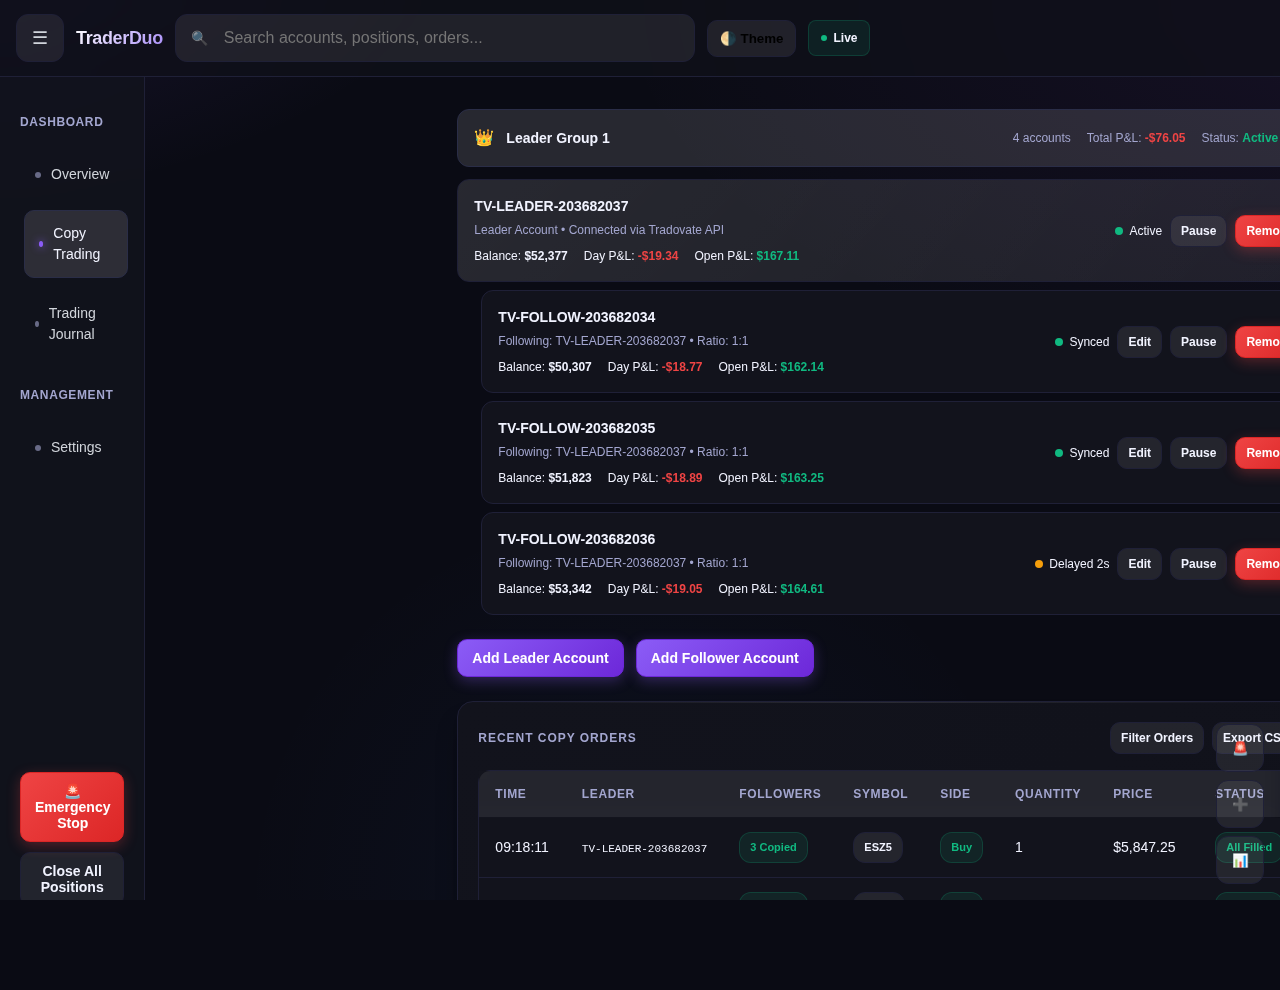
<file: copy.html>
<!DOCTYPE html>
<html lang="en" data-theme="dark">
<head>
  <meta charset="utf-8" />
  <meta name="viewport" content="width=device-width,initial-scale=1,maximum-scale=1,minimum-scale=1,user-scalable=no,viewport-fit=cover" />
  <title>TraderDuo — Copy Trading</title>
  <link rel="stylesheet" href="styles.css" />
  <script defer src="app.js"></script>
</head>
<body>
<input id="nav" hidden type="checkbox">

<div class="top">
  <label class="hamb" for="nav">☰</label>
  <div class="brand">Trader<span style="color:var(--prime)">Duo</span></div>
  <div class="search"><input placeholder="Search accounts, positions, orders..."></div>
  <button id="themeBtn" class="theme-toggle" title="Toggle light/dark">🌗 Theme</button>
  <div class="status-indicator"><span>Live</span></div>
</div>

<div class="overlay"></div>

<div class="layout">
  <aside>
    <div class="nav-section">Dashboard</div>
    <a class="navbtn" href="overview.html"><span>Overview</span></a>
    <a class="navbtn active" href="copy.html"><span>Copy Trading</span></a>
    <a class="navbtn" href="journal.html"><span>Trading Journal</span></a>

    <div class="nav-section">Management</div>
    <a class="navbtn" href="settings.html"><span>Settings</span></a>

    <div style="margin-top:auto;display:grid;gap:10px;">
      <button class="btn danger" id="emergencyStop">🚨 Emergency Stop</button>
      <button class="btn" id="closeAllPositions">Close All Positions</button>
      <button class="btn" id="cancelAllOrders">Cancel All Orders</button>
    </div>
  </aside>

  <main class="main">
    <!-- Copy Trading -->
    <section id="copy" data-page="copy" class="show" style="display:block;visibility:visible;">
      <div class="leader-group" id="leaderGroup1">
        <div class="leader-header" onclick="toggleLeaderGroup('leaderGroup1')">
          <div class="group-icon">👑</div>
          <div class="group-title">Leader Group 1</div>
          <div class="group-stats">
            <span>4 accounts</span>
            <span>Total P&L: <strong style="color:var(--danger);">-$76.05</strong></span>
            <span>Status: <strong style="color:var(--success);">Active</strong></span>
          </div>
          <div class="expand-icon">▼</div>
        </div>

        <div class="follower-list">
          <!-- Leader -->
          <div class="account-card leader">
            <div class="account-header">
              <div class="account-info">
                <div class="account-name">TV-LEADER-203682037</div>
                <div class="account-meta">Leader Account • Connected via Tradovate API</div>
                <div class="account-stats">
                  <span>Balance: <strong>$52,377</strong></span>
                  <span>Day P&L: <strong style="color:var(--danger);">-$19.34</strong></span>
                  <span>Open P&L: <strong style="color:var(--success);">$167.11</strong></span>
                </div>
              </div>
              <div class="account-actions">
                <div class="sync-status"><div class="sync-dot healthy"></div><span>Active</span></div>
                <button class="btn sm" onclick="pauseAccount('TV-LEADER-203682037')">Pause</button>
                <button class="btn sm danger" onclick="removeAccount('TV-LEADER-203682037')">Remove</button>
              </div>
            </div>
          </div>

          <!-- Followers -->
          <div class="account-card follower">
            <div class="account-header">
              <div class="account-info">
                <div class="account-name">TV-FOLLOW-203682034</div>
                <div class="account-meta">Following: TV-LEADER-203682037 • Ratio: 1:1</div>
                <div class="account-stats">
                  <span>Balance: <strong>$50,307</strong></span>
                  <span>Day P&L: <strong style="color:var(--danger);">-$18.77</strong></span>
                  <span>Open P&L: <strong style="color:var(--success);">$162.14</strong></span>
                </div>
              </div>
              <div class="account-actions">
                <div class="sync-status"><div class="sync-dot healthy"></div><span>Synced</span></div>
                <button class="btn sm" onclick="editFollower('TV-FOLLOW-203682034')">Edit</button>
                <button class="btn sm" onclick="pauseAccount('TV-FOLLOW-203682034')">Pause</button>
                <button class="btn sm danger" onclick="removeAccount('TV-FOLLOW-203682034')">Remove</button>
              </div>
            </div>
          </div>

          <div class="account-card follower">
            <div class="account-header">
              <div class="account-info">
                <div class="account-name">TV-FOLLOW-203682035</div>
                <div class="account-meta">Following: TV-LEADER-203682037 • Ratio: 1:1</div>
                <div class="account-stats">
                  <span>Balance: <strong>$51,823</strong></span>
                  <span>Day P&L: <strong style="color:var(--danger);">-$18.89</strong></span>
                  <span>Open P&L: <strong style="color:var(--success);">$163.25</strong></span>
                </div>
              </div>
              <div class="account-actions">
                <div class="sync-status"><div class="sync-dot healthy"></div><span>Synced</span></div>
                <button class="btn sm" onclick="editFollower('TV-FOLLOW-203682035')">Edit</button>
                <button class="btn sm" onclick="pauseAccount('TV-FOLLOW-203682035')">Pause</button>
                <button class="btn sm danger" onclick="removeAccount('TV-FOLLOW-203682035')">Remove</button>
              </div>
            </div>
          </div>

          <div class="account-card follower">
            <div class="account-header">
              <div class="account-info">
                <div class="account-name">TV-FOLLOW-203682036</div>
                <div class="account-meta">Following: TV-LEADER-203682037 • Ratio: 1:1</div>
                <div class="account-stats">
                  <span>Balance: <strong>$53,342</strong></span>
                  <span>Day P&L: <strong style="color:var(--danger);">-$19.05</strong></span>
                  <span>Open P&L: <strong style="color:var(--success);">$164.61</strong></span>
                </div>
              </div>
              <div class="account-actions">
                <div class="sync-status"><div class="sync-dot delayed"></div><span>Delayed 2s</span></div>
                <button class="btn sm" onclick="editFollower('TV-FOLLOW-203682036')">Edit</button>
                <button class="btn sm" onclick="pauseAccount('TV-FOLLOW-203682036')">Pause</button>
                <button class="btn sm danger" onclick="removeAccount('TV-FOLLOW-203682036')">Remove</button>
              </div>
            </div>
          </div>
        </div>
      </div>

      <!-- Add Account Actions -->
      <div style="display:flex;gap:12px;margin-bottom:24px;">
        <button class="btn primary" id="addLeaderBtn">Add Leader Account</button>
        <button class="btn primary" id="addFollowerBtn">Add Follower Account</button>
      </div>

      <!-- Recent Orders -->
      <div class="card">
        <div style="display:flex;align-items:center;justify-content:space-between;margin-bottom:16px;">
          <h3 style="margin:0;">Recent Copy Orders</h3>
          <div style="display:flex;gap:8px;">
            <button class="btn sm">Filter Orders</button>
            <button class="btn sm">Export CSV</button>
          </div>
        </div>
        <div class="table-container">
          <table>
            <thead>
              <tr>
                <th>Time</th><th>Leader</th><th>Followers</th><th>Symbol</th>
                <th>Side</th><th>Quantity</th><th>Price</th><th>Status</th>
              </tr>
            </thead>
            <tbody>
              <tr>
                <td>09:18:11</td>
                <td><code style="font-size:11px;">TV-LEADER-203682037</code></td>
                <td><span class="badge success">3 Copied</span></td>
                <td><span class="badge">ESZ5</span></td>
                <td><span class="badge success">Buy</span></td>
                <td>1</td>
                <td>$5,847.25</td>
                <td><span class="badge success">All Filled</span></td>
              </tr>
              <tr>
                <td>08:45:33</td>
                <td><code style="font-size:11px;">TV-LEADER-203682037</code></td>
                <td><span class="badge success">3 Copied</span></td>
                <td><span class="badge">NQZ5</span></td>
                <td><span class="badge success">Buy</span></td>
                <td>1</td>
                <td>$22,681.50</td>
                <td><span class="badge success">All Filled</span></td>
              </tr>
            </tbody>
          </table>
        </div>
      </div>
    </section>
  </main>
</div>

<!-- Edit Follower Modal -->
<div class="modal-backdrop" id="editFollowerModalBackdrop"></div>
<div class="modal" id="editFollowerModal">
  <div class="modal-card">
    <div class="modal-head">
      <h3 id="editFollowerTitle">Edit Follower Account</h3>
      <button class="btn" onclick="closeModal('#editFollowerModal')">Close</button>
    </div>
    <div class="modal-body">
      <div class="form-group">
        <label class="form-label">Follow Leader</label>
        <select class="form-input" id="editLeaderSelect">
          <option>TV-LEADER-203682037</option>
        </select>
      </div>
      <div class="form-group">
        <label class="form-label">Copy Ratio</label>
        <input class="form-input" id="editCopyRatio" placeholder="1.0">
      </div>
      <div class="form-group">
        <label class="form-label">Status</label>
        <select class="form-input" id="editStatus">
          <option>Active</option>
          <option>Paused</option>
        </select>
      </div>
      <div class="form-group">
        <label class="form-label">Max Position Size</label>
        <input class="form-input" id="editMaxPosition" placeholder="$50,000">
      </div>
      <div class="form-group">
        <label class="form-label">Daily Loss Limit</label>
        <input class="form-input" id="editDailyLimit" placeholder="$500">
      </div>
    </div>
    <div class="modal-footer">
      <button class="btn" onclick="closeModal('#editFollowerModal')">Cancel</button>
      <button class="btn primary" onclick="saveFollowerEdit()">Save Changes</button>
    </div>
  </div>
</div>

<!-- Add Account Modal -->
<div class="modal-backdrop" id="addAccountModalBackdrop"></div>
<div class="modal" id="addAccountModal">
  <div class="modal-card">
    <div class="modal-head">
      <h3 id="addAccountTitle">Add Trading Account</h3>
      <button class="btn" onclick="closeModal('#addAccountModal')">Close</button>
    </div>
    <div class="modal-body">
      <div class="form-group">
        <label class="form-label">Account Type</label>
        <select class="form-input" id="accountType" onchange="toggleAccountFields()">
          <option>Leader Account</option>
          <option>Follower Account</option>
        </select>
      </div>
      <div class="form-group">
        <label class="form-label">Account ID</label>
        <input class="form-input" placeholder="Enter Tradovate Account ID" id="accountId">
      </div>
      <div class="form-group" id="leaderSelectGroup" style="display:none;">
        <label class="form-label">Follow Leader</label>
        <select class="form-input" id="leaderSelect">
          <option>TV-LEADER-203682037</option>
        </select>
      </div>
      <div class="form-group" id="ratioGroup" style="display:none;">
        <label class="form-label">Copy Ratio</label>
        <input class="form-input" placeholder="1.0" id="copyRatio">
      </div>
    </div>
    <div class="modal-footer">
      <button class="btn" onclick="closeModal('#addAccountModal')">Cancel</button>
      <button class="btn primary" onclick="saveAccount()">Add Account</button>
    </div>
  </div>
</div>

<!-- Quick Actions -->
<div class="quick-actions">
  <button class="quick-action" title="Emergency Stop" onclick="emergencyStopAll()">🚨</button>
  <button class="quick-action" title="Add Position" onclick="addPosition()">➕</button>
  <button class="quick-action" title="Export Data" onclick="exportData()">📊</button>
</div>
</body>
</html>
</file>
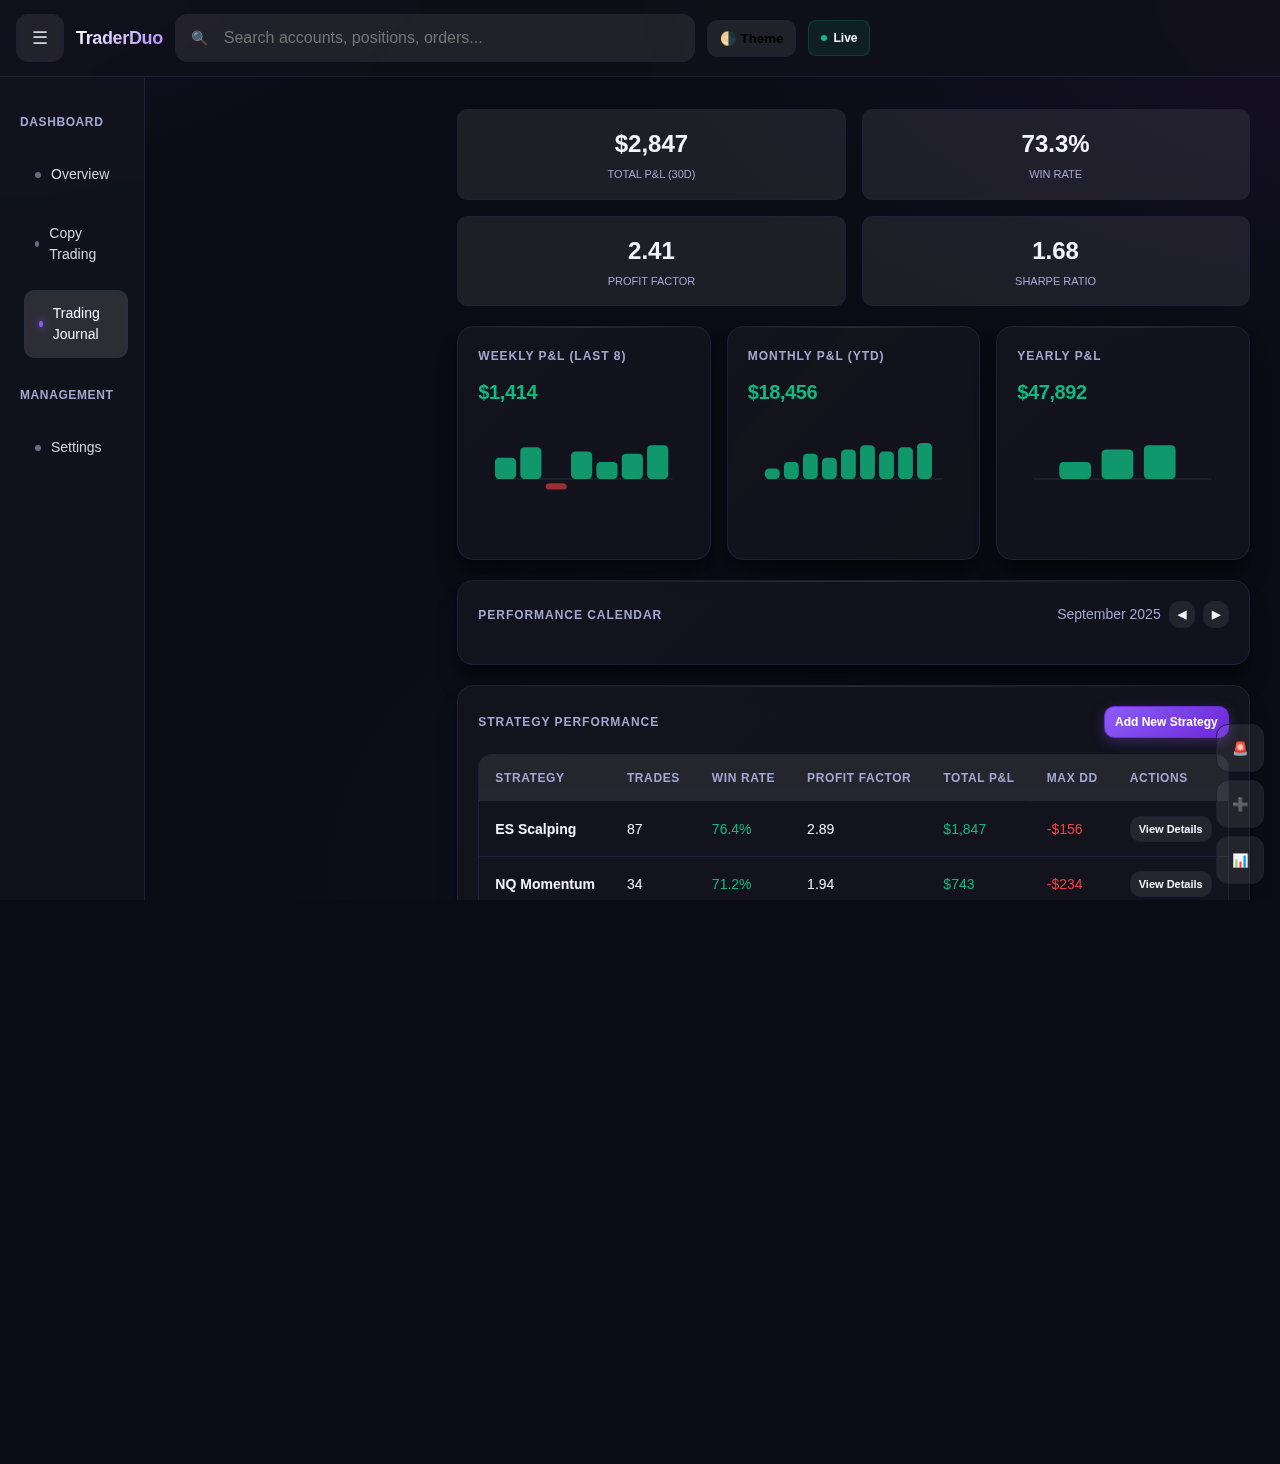
<file: journal.html>
<!DOCTYPE html>
<html lang="en" data-theme="dark">
<head>
  <meta charset="utf-8" />
  <meta name="viewport" content="width=device-width,initial-scale=1,maximum-scale=1,minimum-scale=1,user-scalable=no,viewport-fit=cover" />
  <title>TraderDuo — Trading Journal</title>
  <link rel="stylesheet" href="styles.css" />
  <script defer src="app.js"></script>
</head>
<body>
<input id="nav" hidden type="checkbox">

<div class="top">
  <label class="hamb" for="nav">☰</label>
  <div class="brand">Trader<span style="color:var(--prime)">Duo</span></div>
  <div class="search"><input placeholder="Search accounts, positions, orders..."></div>
  <button id="themeBtn" class="theme-toggle" title="Toggle light/dark">🌗 Theme</button>
  <div class="status-indicator"><span>Live</span></div>
</div>

<div class="overlay"></div>

<div class="layout">
  <aside>
    <div class="nav-section">Dashboard</div>
    <a class="navbtn" href="overview.html"><span>Overview</span></a>
    <a class="navbtn" href="copy.html"><span>Copy Trading</span></a>
    <a class="navbtn active" href="journal.html"><span>Trading Journal</span></a>

    <div class="nav-section">Management</div>
    <a class="navbtn" href="settings.html"><span>Settings</span></a>

    <div style="margin-top:auto;display:grid;gap:10px;">
      <button class="btn danger" id="emergencyStop">🚨 Emergency Stop</button>
      <button class="btn" id="closeAllPositions">Close All Positions</button>
      <button class="btn" id="cancelAllOrders">Cancel All Orders</button>
    </div>
  </aside>

  <main class="main">
    <!-- Trading Journal -->
    <section id="journal" data-page="journal" class="show" style="display:block;visibility:visible;">
      <!-- Performance Overview -->
      <div class="grid g-4" style="margin-bottom:20px;">
        <div class="performance-metric">
          <div class="metric-value positive">$2,847</div>
          <div class="metric-label">Total P&L (30d)</div>
        </div>
        <div class="performance-metric">
          <div class="metric-value">73.3%</div>
          <div class="metric-label">Win Rate</div>
        </div>
        <div class="performance-metric">
          <div class="metric-value">2.41</div>
          <div class="metric-label">Profit Factor</div>
        </div>
        <div class="performance-metric">
          <div class="metric-value">1.68</div>
          <div class="metric-label">Sharpe Ratio</div>
        </div>
      </div>

      <!-- P&L Charts -->
      <div class="grid g-3" style="margin-bottom:20px;">
        <div class="card">
          <h3>Weekly P&L (Last 8)</h3>
          <div id="weeklyPnL" class="kpi" style="font-size:20px;color:var(--success);">$1,414</div>
          <div class="chart-container">
            <svg id="weeklyChart" class="svg" viewBox="0 0 100 40">
              <line x1="8" y1="20" x2="92" y2="20" stroke="rgba(255,255,255,0.1)" stroke-width="0.5"/>
              <rect x="8" y="10" width="10" height="10" rx="2" fill="#10b981" opacity="0.8"/>
              <rect x="20" y="5" width="10" height="15" rx="2" fill="#10b981" opacity="0.8"/>
              <rect x="32" y="22" width="10" height="3" rx="2" fill="#ef4444" opacity="0.6"/>
              <rect x="44" y="7" width="10" height="13" rx="2" fill="#10b981" opacity="0.8"/>
              <rect x="56" y="12" width="10" height="8" rx="2" fill="#10b981" opacity="0.8"/>
              <rect x="68" y="8" width="10" height="12" rx="2" fill="#10b981" opacity="0.8"/>
              <rect x="80" y="4" width="10" height="16" rx="2" fill="#10b981" opacity="0.8"/>
            </svg>
          </div>
        </div>

        <div class="card">
          <h3>Monthly P&L (YTD)</h3>
          <div id="monthlyPnL" class="kpi" style="font-size:20px;color:var(--success);">$18,456</div>
          <div class="chart-container">
            <svg id="monthlyChart" class="svg" viewBox="0 0 100 40">
              <line x1="8" y1="20" x2="92" y2="20" stroke="rgba(255,255,255,0.1)" stroke-width="0.5"/>
              <rect x="8" y="15" width="7" height="5" rx="2" fill="#10b981" opacity="0.8"/>
              <rect x="17" y="12" width="7" height="8" rx="2" fill="#10b981" opacity="0.8"/>
              <rect x="26" y="8" width="7" height="12" rx="2" fill="#10b981" opacity="0.8"/>
              <rect x="35" y="10" width="7" height="10" rx="2" fill="#10b981" opacity="0.8"/>
              <rect x="44" y="6" width="7" height="14" rx="2" fill="#10b981" opacity="0.8"/>
              <rect x="53" y="4" width="7" height="16" rx="2" fill="#10b981" opacity="0.8"/>
              <rect x="62" y="7" width="7" height="13" rx="2" fill="#10b981" opacity="0.8"/>
              <rect x="71" y="5" width="7" height="15" rx="2" fill="#10b981" opacity="0.8"/>
              <rect x="80" y="3" width="7" height="17" rx="2" fill="#10b981" opacity="0.8"/>
            </svg>
          </div>
        </div>

        <div class="card">
          <h3>Yearly P&L</h3>
          <div id="yearlyPnL" class="kpi" style="font-size:20px;color:var(--success);">$47,892</div>
          <div class="chart-container">
            <svg id="yearlyChart" class="svg" viewBox="0 0 100 40">
              <line x1="8" y1="20" x2="92" y2="20" stroke="rgba(255,255,255,0.1)" stroke-width="0.5"/>
              <rect x="20" y="12" width="15" height="8" rx="2" fill="#10b981" opacity="0.8"/>
              <rect x="40" y="6" width="15" height="14" rx="2" fill="#10b981" opacity="0.8"/>
              <rect x="60" y="4" width="15" height="16" rx="2" fill="#10b981" opacity="0.8"/>
            </svg>
          </div>
        </div>
      </div>

      <!-- Performance Calendar -->
      <div class="card" style="margin-bottom:20px;">
        <div style="display:flex;align-items:center;justify-content:space-between;margin-bottom:16px;">
          <h3 style="margin:0;">Performance Calendar</h3>
          <div style="display:flex;gap:8px;align-items:center;">
            <span id="calendarMonth" class="muted">September 2025</span>
            <button class="btn xs" onclick="changeCalendarMonth(-1)">◀</button>
            <button class="btn xs" onclick="changeCalendarMonth(1)">▶</button>
          </div>
        </div>
        <div class="calendar-grid" id="performanceCalendar"></div>
      </div>

      <!-- Strategy Performance -->
      <div class="card" style="margin-bottom:20px;">
        <div style="display:flex;align-items:center;justify-content:space-between;margin-bottom:16px;">
          <h3 style="margin:0;">Strategy Performance</h3>
          <button class="btn sm primary" id="addNewStrategy">Add New Strategy</button>
        </div>
        <div class="table-container">
          <table>
            <thead>
              <tr>
                <th>Strategy</th><th>Trades</th><th>Win Rate</th><th>Profit Factor</th><th>Total P&L</th><th>Max DD</th><th>Actions</th>
              </tr>
            </thead>
            <tbody>
              <tr>
                <td><strong>ES Scalping</strong></td><td>87</td>
                <td><span style="color:var(--success);">76.4%</span></td><td>2.89</td>
                <td><span style="color:var(--success);">$1,847</span></td><td><span style="color:var(--danger);">-$156</span></td>
                <td><button class="btn xs" onclick="viewStrategyDetails('ES Scalping')">View Details</button></td>
              </tr>
              <tr>
                <td><strong>NQ Momentum</strong></td><td>34</td>
                <td><span style="color:var(--success);">71.2%</span></td><td>1.94</td>
                <td><span style="color:var(--success);">$743</span></td><td><span style="color:var(--danger);">-$234</span></td>
                <td><button class="btn xs" onclick="viewStrategyDetails('NQ Momentum')">View Details</button></td>
              </tr>
              <tr>
                <td><strong>Oil Swing</strong></td><td>12</td>
                <td><span style="color:var(--success);">66.7%</span></td><td>1.42</td>
                <td><span style="color:var(--success);">$257</span></td><td><span style="color:var(--danger);">-$89</span></td>
                <td><button class="btn xs" onclick="viewStrategyDetails('Oil Swing')">View Details</button></td>
              </tr>
            </tbody>
          </table>
        </div>
      </div>

      <!-- Trade Journal -->
      <div class="card">
        <div style="display:flex;align-items:center;justify-content:space-between;margin-bottom:16px;">
          <h3 style="margin:0;">Trade Journal</h3>
          <div style="display:flex;gap:8px;">
            <button class="btn sm primary" id="addTradeNote">Add Trade Note</button>
            <button class="btn sm" id="filterTrades">Filter Trades</button>
          </div>
        </div>

        <div id="tradeEntries">
          <div class="trade-entry">
            <div class="trade-header">
              <div style="display:flex;align-items:center;gap:12px;">
                <span class="badge success">ESZ5</span>
                <span style="font-weight:800;">Long +2 @ $5,847.25</span>
                <span class="badge success">+$89.50</span>
              </div>
              <span class="muted" style="font-size:12px;">Today, 9:18 AM</span>
            </div>
            <div class="trade-meta">
              <span>Strategy: ES Scalping</span><span>Duration: 1h 23m</span><span>R/R: 1:2.4</span>
            </div>
            <div style="margin-top:8px;padding:8px;background:var(--glass);border-radius:6px;font-size:13px;">
              <strong>Entry Reason:</strong> Breakout above key resistance at 5,845 with strong volume. RSI oversold bounce setup.
            </div>
          </div>

          <div class="trade-entry">
            <div class="trade-header">
              <div style="display:flex;align-items:center;gap:12px;">
                <span class="badge">NQZ5</span>
                <span style="font-weight:800;">Long +1 @ $22,681.50</span>
                <span class="badge danger">-$45.25</span>
              </div>
              <span class="muted" style="font-size:12px;">Yesterday, 2:15 PM</span>
            </div>
            <div class="trade-meta">
              <span>Strategy: NQ Momentum</span><span>Duration: 45m</span><span>R/R: 1:1.8</span>
            </div>
            <div style="margin-top:8px;padding:8px;background:var(--glass);border-radius:6px;font-size:13px;">
              <strong>Exit Reason:</strong> Stop loss hit. Market showed signs of weakness after initial momentum failed.
            </div>
          </div>
        </div>

        <div style="text-align:center;margin-top:16px;">
          <button class="btn" id="loadMoreTrades">Load More Trades</button>
        </div>
      </div>
    </section>
  </main>
</div>

<!-- Add Trade Note Modal -->
<div class="modal-backdrop" id="addTradeModalBackdrop"></div>
<div class="modal" id="addTradeModal">
  <div class="modal-card">
    <div class="modal-head">
      <h3>Add Trade Note</h3>
      <button class="btn" onclick="closeModal('#addTradeModal')">Close</button>
    </div>
    <div class="modal-body">
      <div class="form-group">
        <label class="form-label">Symbol</label>
        <input class="form-input" id="tradeSymbol" placeholder="ESZ5">
      </div>
      <div class="form-group">
        <label class="form-label">Side & Quantity</label>
        <div style="display:grid;grid-template-columns:1fr 1fr;gap:8px;">
          <select class="form-input" id="tradeSide"><option>Long</option><option>Short</option></select>
          <input class="form-input" id="tradeQty" placeholder="Quantity">
        </div>
      </div>
      <div class="form-group">
        <label class="form-label">Entry Price</label>
        <input class="form-input" id="tradeEntry" placeholder="5847.25">
      </div>
      <div class="form-group">
        <label class="form-label">P&L</label>
        <input class="form-input" id="tradePnL" placeholder="+89.50">
      </div>
      <div class="form-group">
        <label class="form-label">Strategy</label>
        <select class="form-input" id="tradeStrategy">
          <option>ES Scalping</option><option>NQ Momentum</option><option>Oil Swing</option><option>Manual Trade</option>
        </select>
      </div>
      <div class="form-group">
        <label class="form-label">Entry Reason</label>
        <textarea class="form-input" id="tradeReason" style="min-height:80px;" placeholder="Describe your entry reasoning..."></textarea>
      </div>
    </div>
    <div class="modal-footer">
      <button class="btn" onclick="closeModal('#addTradeModal')">Cancel</button>
      <button class="btn primary" onclick="saveTradeNote()">Save Trade Note</button>
    </div>
  </div>
</div>

<!-- Calendar Day Detail Modal -->
<div class="modal-backdrop" id="calendarDayModalBackdrop"></div>
<div class="modal" id="calendarDayModal">
  <div class="modal-card">
    <div class="modal-head">
      <h3 id="calendarDayTitle">September 15, 2025</h3>
      <button class="btn" onclick="closeModal('#calendarDayModal')">Close</button>
    </div>
    <div class="modal-body">
      <div id="calendarDayContent"></div>
    </div>
  </div>
</div>

<!-- Quick Actions -->
<div class="quick-actions">
  <button class="quick-action" title="Emergency Stop" onclick="emergencyStopAll()">🚨</button>
  <button class="quick-action" title="Add Position" onclick="addPosition()">➕</button>
  <button class="quick-action" title="Export Data" onclick="exportData()">📊</button>
</div>
</body>
</html>
</file>
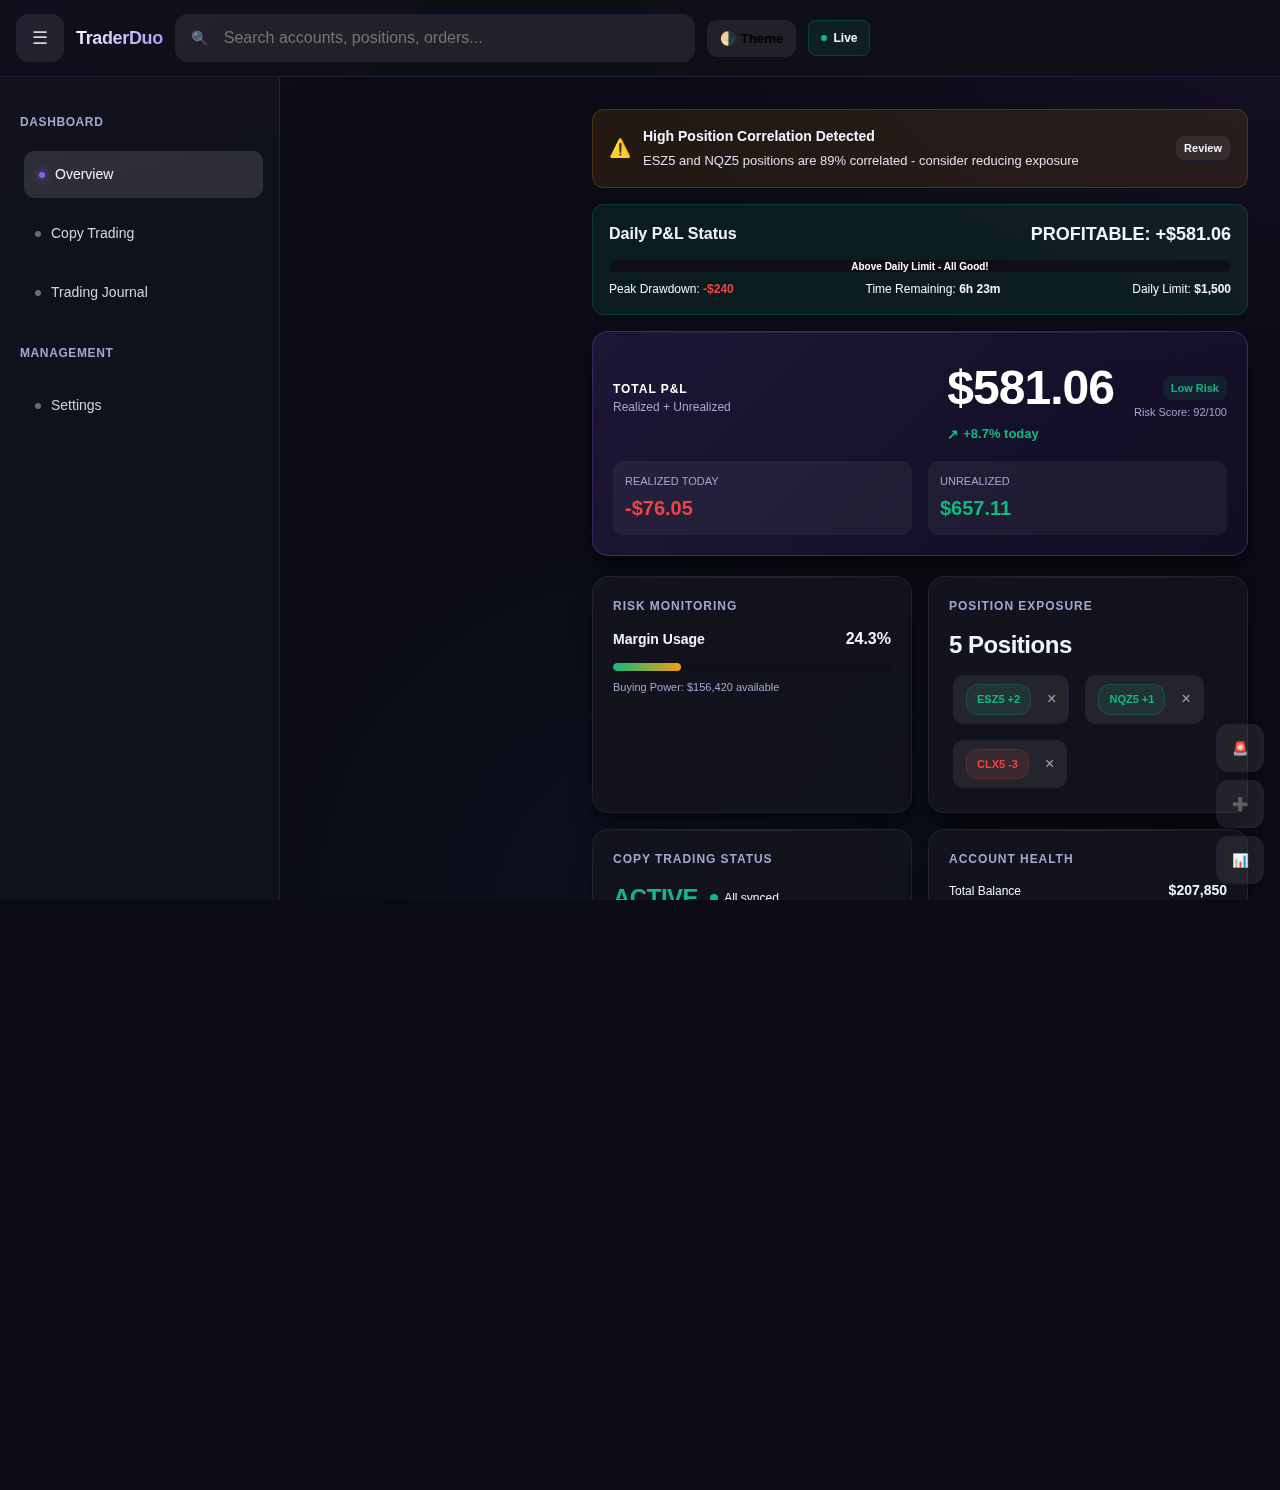
<file: overview.html>
<!DOCTYPE html>
<html lang="en" data-theme="dark">
<head>
  <meta charset="utf-8" />
  <meta name="viewport" content="width=device-width,initial-scale=1,maximum-scale=1,minimum-scale=1,user-scalable=no,viewport-fit=cover" />
  <title>TraderDuo — Overview</title>
  <link rel="stylesheet" href="styles.css" />
  <script defer src="app.js"></script>
</head>
<body>
<input id="nav" hidden type="checkbox">

<div class="top">
  <label class="hamb" for="nav">☰</label>
  <div class="brand">Trader<span style="color:var(--prime)">Duo</span></div>
  <div class="search"><input placeholder="Search accounts, positions, orders..."></div>
  <button id="themeBtn" class="theme-toggle" title="Toggle light/dark">🌗 Theme</button>
  <div class="status-indicator"><span>Live</span></div>
</div>

<div class="overlay"></div>

<div class="layout">
  <aside>
    <div class="nav-section">Dashboard</div>
    <a class="navbtn active" href="overview.html"><span>Overview</span></a>
    <a class="navbtn" href="copy.html"><span>Copy Trading</span></a>
    <a class="navbtn" href="journal.html"><span>Trading Journal</span></a>

    <div class="nav-section">Management</div>
    <a class="navbtn" href="settings.html"><span>Settings</span></a>

    <div style="margin-top: auto; display: grid; gap: 10px;">
      <button class="btn danger" id="emergencyStop">🚨 Emergency Stop</button>
      <button class="btn" id="closeAllPositions">Close All Positions</button>
      <button class="btn" id="cancelAllOrders">Cancel All Orders</button>
    </div>
  </aside>

  <main class="main">
    <!-- Overview -->
    <section id="overview" data-page="overview" class="show" style="display:block;visibility:visible;">
      <!-- Alert Cards -->
      <div id="alertContainer">
        <div class="alert-card warning" id="correlationAlert">
          <div class="alert-icon">⚠️</div>
          <div class="alert-content">
            <div class="alert-title">High Position Correlation Detected</div>
            <div class="alert-message">ESZ5 and NQZ5 positions are 89% correlated - consider reducing exposure</div>
          </div>
          <button class="btn xs" id="reviewCorrelation">Review</button>
        </div>
      </div>

      <!-- Daily Loss Status -->
      <div class="loss-status profitable" id="lossStatus">
        <div class="loss-status-header">
          <div class="loss-status-title">Daily P&L Status</div>
          <div class="loss-status-value positive">PROFITABLE: +$581.06</div>
        </div>
        <div class="loss-progress">
          <div class="loss-progress-bar" style="width:0%;background:linear-gradient(90deg,var(--success),#10b981);"></div>
          <div class="loss-progress-text">Above Daily Limit - All Good!</div>
        </div>
        <div style="display:flex;justify-content:space-between;margin-top:8px;font-size:12px;">
          <span>Peak Drawdown: <strong style="color:var(--danger);">-$240</strong></span>
          <span>Time Remaining: <strong>6h 23m</strong></span>
          <span>Daily Limit: <strong>$1,500</strong></span>
        </div>
      </div>

      <!-- Total P&L -->
      <div class="card total-pnl" style="margin-bottom:20px;">
        <div style="display:flex;align-items:center;justify-content:space-between;">
          <div>
            <h3 style="margin:0;color:white;">Total P&L</h3>
            <div class="muted" style="font-size:12px;">Realized + Unrealized</div>
          </div>
          <div style="display:flex;align-items:center;gap:20px;">
            <div style="text-align:center;">
              <div id="totalPnL" class="kpi large" style="margin:0;color:white;">$581.06</div>
              <div class="kpi-change positive" id="totalChange">+8.7% today</div>
            </div>
            <div style="text-align:right;">
              <div class="risk-indicator low">Low Risk</div>
              <div class="muted" style="font-size:11px;margin-top:4px;">Risk Score: <span id="riskScore">92/100</span></div>
            </div>
          </div>
        </div>
        <div style="margin-top:16px;display:flex;gap:16px;">
          <div style="flex:1;padding:12px;background:rgba(255,255,255,0.05);border-radius:10px;">
            <div style="font-size:11px;color:var(--muted);margin-bottom:4px;">REALIZED TODAY</div>
            <div style="font-size:20px;font-weight:800;color:var(--danger);">-$76.05</div>
          </div>
          <div style="flex:1;padding:12px;background:rgba(255,255,255,0.05);border-radius:10px;">
            <div style="font-size:11px;color:var(--muted);margin-bottom:4px;">UNREALIZED</div>
            <div style="font-size:20px;font-weight:800;color:var(--success);">$657.11</div>
          </div>
        </div>
      </div>

      <!-- Key Metrics Grid -->
      <div class="grid g-4">
        <div class="card">
          <h3>Risk Monitoring</h3>
          <div style="display:flex;align-items:center;justify-content:space-between;margin-bottom:12px;">
            <span style="font-size:14px;font-weight:600;">Margin Usage</span>
            <span style="font-size:16px;font-weight:800;">24.3%</span>
          </div>
          <div style="height:8px;background:var(--bg-secondary);border-radius:4px;overflow:hidden;">
            <div style="width:24.3%;height:100%;background:linear-gradient(90deg,var(--success),var(--warning));border-radius:4px;"></div>
          </div>
          <div class="muted" style="font-size:11px;margin-top:8px;">Buying Power: $156,420 available</div>
        </div>

        <div class="card">
          <h3>Position Exposure</h3>
          <div id="kpiExposure" class="kpi" style="font-size:24px;">5 Positions</div>
          <div style="display:flex;gap:8px;margin-top:8px;flex-wrap:wrap;">
            <div class="position-chip" data-symbol="ESZ5" data-qty="2" data-notional="142000">
              <span class="badge success">ESZ5 +2</span>
              <span class="position-close">×</span>
              <div class="position-tooltip">$142k notional (52% of portfolio)</div>
            </div>
            <div class="position-chip" data-symbol="NQZ5" data-qty="1" data-notional="98500">
              <span class="badge success">NQZ5 +1</span>
              <span class="position-close">×</span>
              <div class="position-tooltip">$98.5k notional (36% of portfolio)</div>
            </div>
            <div class="position-chip" data-symbol="CLX5" data-qty="-3" data-notional="32700">
              <span class="badge danger">CLX5 -3</span>
              <span class="position-close">×</span>
              <div class="position-tooltip">$32.7k notional (12% of portfolio)</div>
            </div>
          </div>
        </div>

        <div class="card">
          <h3>Copy Trading Status</h3>
          <div style="display:flex;align-items:center;gap:12px;margin-bottom:12px;">
            <div id="kpiCopy" class="kpi" style="font-size:24px;color:var(--success);margin:0;">ACTIVE</div>
            <div class="sync-status">
              <div class="sync-dot healthy"></div>
              <span>All synced</span>
            </div>
          </div>
          <div style="display:flex;justify-content:space-between;font-size:12px;">
            <span class="muted">Leaders: <strong>1</strong></span>
            <span class="muted">Followers: <strong>3</strong></span>
            <span class="muted">Latency: <strong>18ms</strong></span>
          </div>
        </div>

        <div class="card">
          <h3>Account Health</h3>
          <div style="display:grid;gap:8px;">
            <div style="display:flex;justify-content:space-between;align-items:center;">
              <span style="font-size:12px;">Total Balance</span>
              <span style="font-weight:800;">$207,850</span>
            </div>
            <div style="display:flex;justify-content:space-between;align-items:center;">
              <span style="font-size:12px;">Open P&L</span>
              <span style="font-weight:800;color:var(--success);">+$657.11</span>
            </div>
            <div style="display:flex;justify-content:space-between;align-items:center;">
              <span style="font-size:12px;">Day P&L</span>
              <span style="font-weight:800;color:var(--danger);">-$76.05</span>
            </div>
          </div>
        </div>
      </div>

      <!-- Action Controls -->
      <div class="grid g-1-2" style="margin-top:20px;">
        <div class="card">
          <h3>Risk Management Controls</h3>
          <div class="grid g-3" style="margin-top:8px;">
            <div class="form-group">
              <label class="form-label">Daily Max Loss</label>
              <input id="rcLoss" class="form-input" value="$1,500">
            </div>
            <div class="form-group">
              <label class="form-label">Max Daily Trades</label>
              <input id="rcTrades" class="form-input" value="40">
            </div>
            <div class="form-group">
              <label class="form-label">Position Limit</label>
              <input id="rcPos" class="form-input" value="12">
            </div>
          </div>
          <div style="margin-top:16px;display:flex;gap:12px;">
            <button id="saveRiskSettings" class="btn primary">Save Settings</button>
            <button id="resetRiskSettings" class="btn">Reset</button>
          </div>
        </div>

        <div class="card">
          <h3>Quick Actions</h3>
          <div style="display:grid;gap:12px;margin-top:8px;">
            <div style="display:grid;gap:8px;">
              <div style="font-size:12px;font-weight:600;color:var(--muted);">EMERGENCY CONTROLS</div>
              <button id="emergencyStopAll" class="btn danger">🚨 Emergency Stop All</button>
              <button id="closeAllPos" class="btn danger">Close All Positions</button>
            </div>
            <div style="display:grid;gap:8px;">
              <div style="font-size:12px;font-weight:600;color:var(--muted);">COPY TRADING</div>
              <button id="pauseCopyTrading" class="btn">Pause Copy Trading</button>
              <button id="syncHealthCheck" class="btn info">Run Sync Health Check</button>
            </div>
            <div style="display:grid;gap:8px;">
              <div style="font-size:12px;font-weight:600;color:var(--muted);">MANAGEMENT</div>
              <button id="addFollower" class="btn primary">Add New Follower</button>
              <button id="exportDailyReport" class="btn">Export Daily Report</button>
            </div>
          </div>
        </div>
      </div>
    </section>
  </main>
</div>

<!-- Correlation Review Modal -->
<div class="modal-backdrop" id="correlationModalBackdrop"></div>
<div class="modal" id="correlationModal">
  <div class="modal-card">
    <div class="modal-head">
      <h3>Position Correlation Analysis</h3>
      <button class="btn" onclick="closeModal('#correlationModal')">Close</button>
    </div>
    <div class="modal-body">
      <div>
        <h4>Pairwise Correlations (Last 24hr)</h4>
        <div class="correlation-item">
          <div>
            <div style="font-weight:600;">ESZ5 ↔ NQZ5</div>
            <div style="font-size:12px;color:var(--muted);">High correlation detected</div>
          </div>
          <div class="correlation-value high">89%</div>
        </div>
        <div class="correlation-item">
          <div>
            <div style="font-weight:600;">ESZ5 ↔ CLX5</div>
            <div style="font-size:12px;color:var(--muted);">Low correlation</div>
          </div>
          <div class="correlation-value low">-12%</div>
        </div>
      </div>
      <div>
        <h4>Portfolio Risk Metrics</h4>
        <div style="display:grid;gap:8px;padding:12px;background:var(--glass);border-radius:8px;">
          <div style="display:flex;justify-content:space-between;">
            <span>Position Concentration</span>
            <strong>73%</strong>
          </div>
          <div style="display:flex;justify-content:space-between;">
            <span>Correlation-Adjusted Exposure</span>
            <strong>$198k</strong>
          </div>
        </div>
      </div>
    </div>
    <div class="modal-footer">
      <button class="btn" onclick="reducePosition('ESZ5')">Reduce ESZ5 by 1</button>
      <button class="btn danger" onclick="closePosition('NQZ5')">Close NQZ5</button>
      <button class="btn info">Set Correlation Limit</button>
    </div>
  </div>
</div>

<!-- Quick Actions -->
<div class="quick-actions">
  <button class="quick-action" title="Emergency Stop" onclick="emergencyStopAll()">🚨</button>
  <button class="quick-action" title="Add Position" onclick="addPosition()">➕</button>
  <button class="quick-action" title="Export Data" onclick="exportData()">📊</button>
</div>
</body>
</html>
</file>
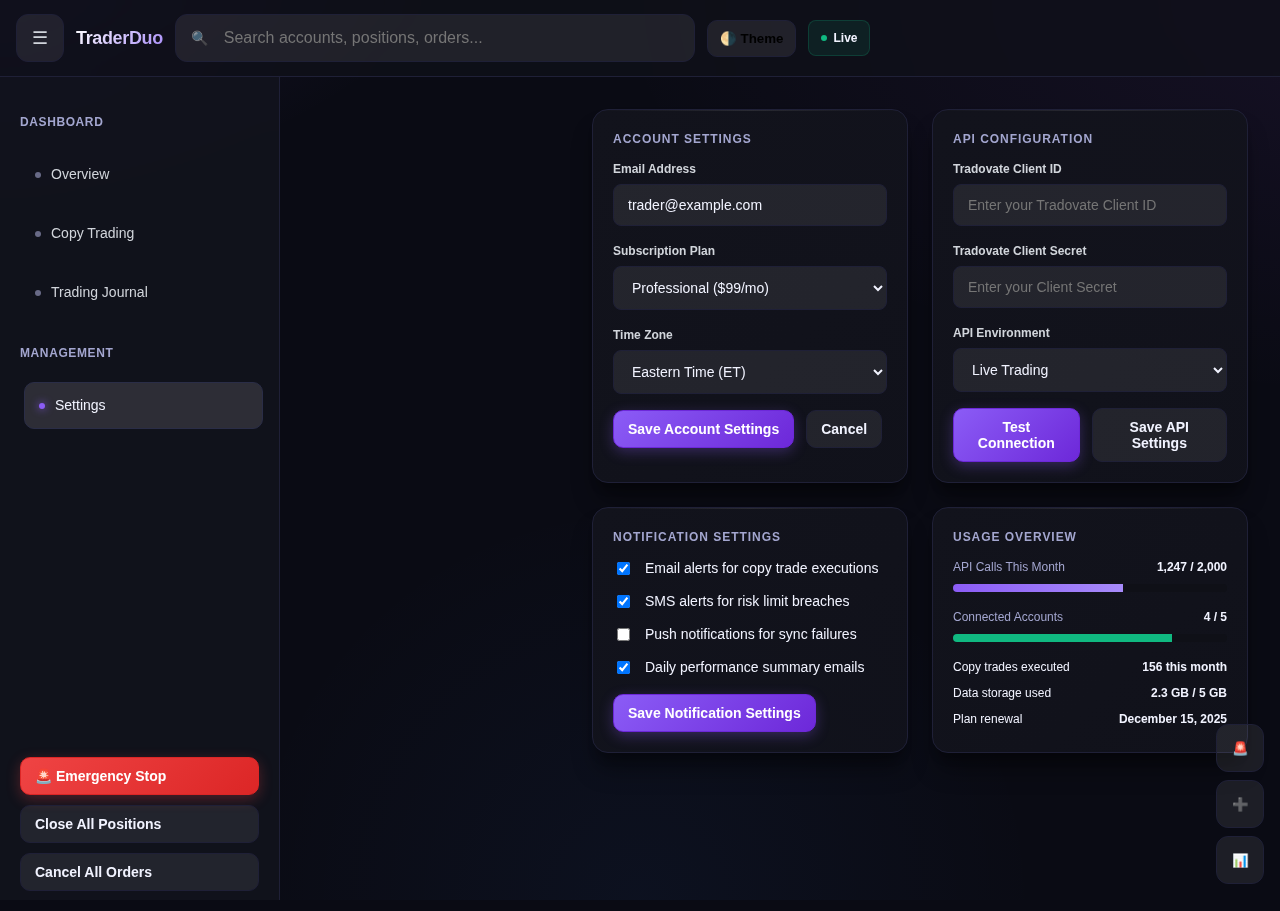
<file: settings.html>
<!DOCTYPE html>
<html lang="en" data-theme="dark">
<head>
  <meta charset="utf-8" />
  <meta name="viewport" content="width=device-width,initial-scale=1,maximum-scale=1,minimum-scale=1,user-scalable=no,viewport-fit=cover" />
  <title>TraderDuo — Settings</title>
  <link rel="stylesheet" href="styles.css" />
  <script defer src="app.js"></script>
</head>
<body>
<input id="nav" hidden type="checkbox">

<div class="top">
  <label class="hamb" for="nav">☰</label>
  <div class="brand">Trader<span style="color:var(--prime)">Duo</span></div>
  <div class="search"><input placeholder="Search accounts, positions, orders..."></div>
  <button id="themeBtn" class="theme-toggle" title="Toggle light/dark">🌗 Theme</button>
  <div class="status-indicator"><span>Live</span></div>
</div>

<div class="overlay"></div>

<div class="layout">
  <aside>
    <div class="nav-section">Dashboard</div>
    <a class="navbtn" href="overview.html"><span>Overview</span></a>
    <a class="navbtn" href="copy.html"><span>Copy Trading</span></a>
    <a class="navbtn" href="journal.html"><span>Trading Journal</span></a>

    <div class="nav-section">Management</div>
    <a class="navbtn active" href="settings.html"><span>Settings</span></a>

    <div style="margin-top:auto;display:grid;gap:10px;">
      <button class="btn danger" id="emergencyStop">🚨 Emergency Stop</button>
      <button class="btn" id="closeAllPositions">Close All Positions</button>
      <button class="btn" id="cancelAllOrders">Cancel All Orders</button>
    </div>
  </aside>

  <main class="main">
    <!-- Settings -->
    <section id="settings" data-page="settings" class="show" style="display:block;visibility:visible;">
      <div class="grid g-2" style="gap:24px;">
        <!-- Account Settings -->
        <div class="card">
          <h3>Account Settings</h3>
          <div class="form-group">
            <label class="form-label">Email Address</label>
            <input class="form-input" value="trader@example.com" type="email">
          </div>
          <div class="form-group">
            <label class="form-label">Subscription Plan</label>
            <select class="form-input">
              <option>Professional ($99/mo)</option>
              <option>Starter ($29/mo)</option>
              <option>Enterprise ($199/mo)</option>
            </select>
          </div>
          <div class="form-group">
            <label class="form-label">Time Zone</label>
            <select class="form-input">
              <option>Eastern Time (ET)</option>
              <option>Central Time (CT)</option>
              <option>Mountain Time (MT)</option>
              <option>Pacific Time (PT)</option>
            </select>
          </div>
          <div style="display:flex;gap:12px;margin-top:16px;">
            <button class="btn primary">Save Account Settings</button>
            <button class="btn">Cancel</button>
          </div>
        </div>

        <!-- API Configuration -->
        <div class="card">
          <h3>API Configuration</h3>
          <div class="form-group">
            <label class="form-label">Tradovate Client ID</label>
            <input class="form-input" placeholder="Enter your Tradovate Client ID">
          </div>
          <div class="form-group">
            <label class="form-label">Tradovate Client Secret</label>
            <input class="form-input" placeholder="Enter your Client Secret" type="password">
          </div>
          <div class="form-group">
            <label class="form-label">API Environment</label>
            <select class="form-input">
              <option>Live Trading</option>
              <option>Demo/Paper Trading</option>
            </select>
          </div>
          <div style="display:flex;gap:12px;margin-top:16px;">
            <button class="btn primary">Test Connection</button>
            <button class="btn">Save API Settings</button>
          </div>
        </div>

        <!-- Notification Settings -->
        <div class="card">
          <h3>Notification Settings</h3>
          <div style="display:grid;gap:12px;">
            <label style="display:flex;align-items:center;gap:12px;cursor:pointer;">
              <input type="checkbox" checked>
              <span>Email alerts for copy trade executions</span>
            </label>
            <label style="display:flex;align-items:center;gap:12px;cursor:pointer;">
              <input type="checkbox" checked>
              <span>SMS alerts for risk limit breaches</span>
            </label>
            <label style="display:flex;align-items:center;gap:12px;cursor:pointer;">
              <input type="checkbox">
              <span>Push notifications for sync failures</span>
            </label>
            <label style="display:flex;align-items:center;gap:12px;cursor:pointer;">
              <input type="checkbox" checked>
              <span>Daily performance summary emails</span>
            </label>
          </div>
          <div style="margin-top:16px;">
            <button class="btn primary">Save Notification Settings</button>
          </div>
        </div>

        <!-- Usage Overview -->
        <div class="card">
          <h3>Usage Overview</h3>
          <div style="margin-bottom:16px;">
            <div style="display:flex;justify-content:space-between;margin-bottom:8px;">
              <span style="font-size:12px;color:var(--muted);">API Calls This Month</span>
              <span style="font-size:12px;font-weight:600;">1,247 / 2,000</span>
            </div>
            <div style="height:8px;background:var(--bg-secondary);border-radius:4px;overflow:hidden;">
              <div style="width:62%;height:100%;background:linear-gradient(90deg,var(--prime),var(--prime-light));"></div>
            </div>
          </div>

          <div style="margin-bottom:16px;">
            <div style="display:flex;justify-content:space-between;margin-bottom:8px;">
              <span style="font-size:12px;color:var(--muted);">Connected Accounts</span>
              <span style="font-size:12px;font-weight:600;">4 / 5</span>
            </div>
            <div style="height:8px;background:var(--bg-secondary);border-radius:4px;overflow:hidden;">
              <div style="width:80%;height:100%;background:linear-gradient(90deg,var(--success),#10b981);"></div>
            </div>
          </div>

          <div style="display:grid;gap:8px;font-size:12px;">
            <div style="display:flex;justify-content:space-between;">
              <span>Copy trades executed</span><strong>156 this month</strong>
            </div>
            <div style="display:flex;justify-content:space-between;">
              <span>Data storage used</span><strong>2.3 GB / 5 GB</strong>
            </div>
            <div style="display:flex;justify-content:space-between;">
              <span>Plan renewal</span><strong>December 15, 2025</strong>
            </div>
          </div>
        </div>
      </div>
    </section>
  </main>
</div>

<!-- Quick Actions -->
<div class="quick-actions">
  <button class="quick-action" title="Emergency Stop" onclick="emergencyStopAll()">🚨</button>
  <button class="quick-action" title="Add Position" onclick="addPosition()">➕</button>
  <button class="quick-action" title="Export Data" onclick="exportData()">📊</button>
</div>
</body>
</html>
</file>
<file: styles.css>
:root{
  /* Dark theme (default) */
  --bg: #0a0b14;
  --bg-secondary: #0f1017;
  --panel: #12131c;
  --panel-hover: #161823;
  --muted: #a3a6cf;
  --stroke: #1f2037;
  --stroke-light: #2a2d47;
  --prime: #8b5cf6;
  --prime-light: #a78bfa;
  --prime-dark: #6d28d9;
  --ink: #f1f3ff;
  --ink-secondary: #d1d5db;
  --glass: rgba(255,255,255,.08);
  --glass-strong: rgba(255,255,255,.12);
  --success: #10b981;
  --success-bg: rgba(16, 185, 129, 0.1);
  --danger: #ef4444;
  --danger-bg: rgba(239, 68, 68, 0.1);
  --warning: #f59e0b;
  --warning-bg: rgba(245, 158, 11, 0.1);
  --info: #3b82f6;
  --info-bg: rgba(59, 130, 246, 0.1);
  --shadow: 0 20px 25px -5px rgba(0, 0, 0, 0.4), 0 10px 10px -5px rgba(0, 0, 0, 0.2);
  --shadow-lg: 0 25px 50px -12px rgba(0, 0, 0, 0.6);
}
/* Light theme */
:root[data-theme="light"]{
  --bg:#ffffff;
  --bg-secondary:#f6f7fb;
  --panel:#ffffff;
  --panel-hover:#f5f5ff;
  --muted:#6b7280;
  --stroke:#e5e7eb;
  --stroke-light:#d1d5db;
  --prime:#8b5cf6;
  --prime-light:#7c3aed;
  --prime-dark:#6d28d9;
  --ink:#0b0f1a;
  --ink-secondary:#374151;
  --glass: rgba(0,0,0,.04);
  --glass-strong: rgba(0,0,0,.06);
  --success:#059669;
  --success-bg: rgba(5,150,105,.12);
  --danger:#dc2626;
  --danger-bg: rgba(220,38,38,.12);
  --warning:#d97706;
  --warning-bg: rgba(217,119,6,.12);
  --info:#2563eb;
  --info-bg: rgba(37,99,235,.12);
}
*,
*::before,
*::after { box-sizing: border-box; }
html { color-scheme: dark light; -webkit-font-smoothing: antialiased; -moz-osx-font-smoothing: grayscale; }
html, body { height: 100%; max-width: 100%; overflow-x: hidden; }
body {
  margin: 0;
  font: 14px/1.5 'Inter', -apple-system, BlinkMacSystemFont, 'Segoe UI', Roboto, sans-serif;
  color: var(--ink);
  background:
    radial-gradient(600px 300px at -10% -10%, rgba(139,92,246,.15), transparent),
    radial-gradient(800px 400px at 110% 0, rgba(168,85,247,.08), transparent),
    radial-gradient(400px 400px at 50% 100%, rgba(59,130,246,.05), transparent),
    var(--bg);
  min-height: 100dvh;
}
.layout, .top, .main, aside, .grid, .table-container, svg, canvas { max-width: 100%; }

/* Header */
.top {
  position: sticky; top: 0; z-index: 100;
  display: flex; align-items: center; gap: 12px;
  padding: 14px 16px;
  background: rgba(15, 16, 23, 0.8);
  border-bottom: 1px solid var(--stroke);
  backdrop-filter: blur(20px) saturate(180%);
  -webkit-backdrop-filter: blur(20px) saturate(180%);
  transition: all 0.3s ease;
}
:root[data-theme="light"] .top{ background: rgba(255,255,255,.8); }
.brand {
  font-weight: 900; font-size: 18px; letter-spacing: -0.02em;
  background: linear-gradient(135deg, #fff 0%, var(--prime-light) 100%);
  -webkit-background-clip: text; background-clip: text; -webkit-text-fill-color: transparent;
}
.hamb {
  display: inline-flex; align-items: center; justify-content: center;
  width: 48px; height: 48px; border: 1px solid var(--stroke);
  border-radius: 12px; background: var(--glass);
  color: var(--ink-secondary); cursor: pointer; transition: all 0.2s ease;
  font-size: 18px; touch-action: manipulation; -webkit-tap-highlight-color: transparent;
}
.hamb:hover, .hamb:active {
  background: var(--glass-strong); border-color: var(--stroke-light); transform: translateY(-1px);
}
.search { flex: 1; max-width: 520px; position: relative; }
.search input {
  width: 100%; padding: 14px 16px 14px 48px; border-radius: 12px;
  border: 1px solid var(--stroke); background: var(--glass);
  color: var(--ink); font-size: 16px; transition: all 0.2s ease; min-height: 48px;
}
.search::before {
  content: '🔍'; position: absolute; left: 16px; top: 50%; transform: translateY(-50%);
  opacity: 0.6; pointer-events: none;
}
.status-indicator {
  display: flex; align-items: center; gap: 6px; padding: 8px 12px;
  border-radius: 8px; background: var(--success-bg);
  border: 1px solid rgba(16, 185, 129, 0.2); font-size: 12px; font-weight: 600;
}
.status-indicator::before {
  content: ''; width: 6px; height: 6px; border-radius: 50%; background: var(--success);
  animation: pulse 2s infinite;
}
@keyframes pulse { 0%,100%{opacity:1} 50%{opacity:.5} }

/* Theme toggle */
.theme-toggle{ border:1px solid var(--stroke); background:var(--glass); border-radius:10px; padding:10px 12px; font-weight:700; cursor:pointer; }

/* Layout */
.layout { display: flex; min-height: calc(100dvh - 66px); }
aside {
  position: fixed; inset: 70px auto 0 0; width: 280px; transform: translateX(-100%);
  background: rgba(18, 19, 28, 0.9); border-right: 1px solid var(--stroke);
  backdrop-filter: blur(20px) saturate(180%); transition: transform .3s cubic-bezier(.4,0,.2,1);
  z-index: 50; padding: 20px; display: flex; flex-direction: column; gap: 12px;
}
:root[data-theme="light"] aside{ background: rgba(255,255,255,.9); }
#nav:checked ~ .layout aside { transform: translateX(0); }
.overlay { position: fixed; inset: 0; background: rgba(0,0,0,.6); display: none; z-index: 40; backdrop-filter: blur(4px); -webkit-backdrop-filter: blur(4px); }
#nav:checked ~ .overlay { display: block; }
.nav-section {
  font-weight: 700; font-size: 12px; text-transform: uppercase; letter-spacing: 0.05em;
  color: var(--muted); margin-bottom: 8px; margin-top: 16px;
}
.navbtn {
  padding: 12px 14px; border-radius: 10px; color: var(--ink-secondary); text-decoration: none;
  border: 1px solid transparent; display: flex; align-items: center; gap: 10px;
  font-weight: 500; transition: all 0.2s ease; position: relative;
}
.navbtn::before { content: ''; width: 6px; height: 6px; border-radius: 50%; background: var(--muted); opacity: .6; transition: all .2s ease; }
.navbtn.active, .navbtn:hover { background: var(--glass-strong); border-color: var(--stroke-light); color: var(--ink); transform: translateX(4px); }
.navbtn.active::before { background: var(--prime); opacity: 1; box-shadow: 0 0 8px var(--prime); }
.main { flex: 1; padding: 24px; transition: margin-left .3s ease; min-height: 100%; }
@media(min-width: 1024px) { 
  aside { position: sticky; top: 70px; transform: none; } 
  .main { margin-left: 280px; padding: 32px; } 
  .overlay { display: none !important; }
}

/* Cards */
.card {
  background: linear-gradient(135deg, var(--panel) 0%, rgba(18, 19, 28, 0.8) 100%);
  border: 1px solid var(--stroke); border-radius: 16px; padding: 20px;
  box-shadow: var(--shadow); transition: all .3s ease; position: relative; overflow: hidden;
}
:root[data-theme="light"] .card{ background: var(--panel); }
.card::before { content: ''; position: absolute; top: 0; left: 0; right: 0; height: 1px; background: linear-gradient(90deg, transparent, rgba(255,255,255,0.1), transparent); }
.card:hover { transform: translateY(-2px); box-shadow: var(--shadow-lg); border-color: var(--stroke-light); }
.card.primary { background: linear-gradient(135deg, rgba(139,92,246,.1) 0%, rgba(109,40,217,.05) 100%); border-color: rgba(139,92,246,.2); }
.card.total-pnl { background: linear-gradient(135deg, rgba(139,92,246,.15) 0%, rgba(109,40,217,.08) 100%); border-color: rgba(139,92,246,.3); }
.card.danger-alert { background: linear-gradient(135deg, rgba(239,68,68,.1) 0%, rgba(220,38,38,.05) 100%); border-color: rgba(239,68,68,.2); }
.card.warning-alert { background: linear-gradient(135deg, rgba(245,158,11,.1) 0%, rgba(217,119,6,.05) 100%); border-color: rgba(245,158,11,.2); }
.card h3 { margin: 0 0 12px; font-size: 12px; color: var(--muted); letter-spacing: .08em; text-transform: uppercase; font-weight: 600; }

/* KPIs */
.kpi { font-size: 32px; font-weight: 900; letter-spacing: -0.02em; margin-bottom: 8px; color: var(--ink); transition: all .3s ease; }
.kpi.large { font-size: 48px; }
.kpi.positive { color: var(--success); }
.kpi.negative { color: var(--danger); }
.kpi-change { display:flex; align-items:center; gap:4px; font-size:13px; font-weight:600; }
.kpi-change.positive { color: var(--success); }
.kpi-change.negative { color: var(--danger); }
.kpi-change::before { content: '↗'; font-size: 14px; }
.kpi-change.negative::before { content: '↘'; }

/* Grid */
.grid { display: grid; gap: 16px; }
.g-4 { grid-template-columns: repeat(4, minmax(0, 1fr)); }
.g-3 { grid-template-columns: repeat(3, minmax(0, 1fr)); }
.g-2 { grid-template-columns: repeat(2, minmax(0, 1fr)); }
.g-1-2 { grid-template-columns: 2fr 1fr; }
@media(max-width: 1280px) { .g-4 { grid-template-columns: repeat(2, minmax(0, 1fr)); } }
@media(max-width: 768px)  { .g-4, .g-3, .g-2, .g-1-2 { grid-template-columns: 1fr; } }

/* Buttons + badges */
.btn {
  padding: 10px 14px; border-radius: 10px; border: 1px solid var(--stroke);
  background: var(--glass); color: var(--ink); cursor: pointer; font-weight: 700; font-size: 14px;
  transition: all .2s ease; display: inline-flex; align-items: center; gap: 8px; text-decoration: none; position: relative; overflow: hidden;
}
.btn:hover { background: var(--glass-strong); border-color: var(--stroke-light); transform: translateY(-1px); }
.btn.primary { background: linear-gradient(135deg, var(--prime) 0%, var(--prime-dark) 100%); border-color: var(--prime-dark); color: #fff; box-shadow: 0 4px 14px rgba(139, 92, 246, .3); }
.btn.primary:hover { background: linear-gradient(135deg, var(--prime-light) 0%, var(--prime) 100%); box-shadow: 0 6px 20px rgba(139, 92, 246, .4); }
.btn.danger { background: linear-gradient(135deg, var(--danger) 0%, #dc2626 100%); border-color: #dc2626; color: #fff; box-shadow: 0 4px 14px rgba(239,68,68,.3); }
.btn.danger:hover { background: linear-gradient(135deg, #f87171 0%, var(--danger) 100%); box-shadow: 0 6px 20px rgba(239,68,68,.4); }
.btn.info { background: linear-gradient(135deg, var(--info) 0%, #2563eb 100%); border-color: #2563eb; color: #fff; box-shadow: 0 4px 14px rgba(59,130,246,.3); }
.btn.info:hover { background: linear-gradient(135deg, #60a5fa 0%, var(--info) 100%); box-shadow: 0 6px 20px rgba(59,130,246,.4); }
.btn.sm{ padding:8px 10px; font-size:12px; }
.btn.xs{ padding:6px 8px; font-size:11px; }

/* Badges */
.badge { display:inline-flex; align-items:center; gap:4px; padding:6px 10px; border-radius: 12px; border:1px solid var(--stroke); background:var(--glass); font-size:11px; font-weight:700; color:var(--ink); }
.badge.success { background: var(--success-bg); border-color: rgba(16,185,129,.2); color: var(--success); }
.badge.danger  { background: var(--danger-bg);  border-color: rgba(239,68,68,.2); color: var(--danger); }
.badge.warning { background: var(--warning-bg); border-color: rgba(245,158,11,.2); color: var(--warning); }
.badge.info { background: var(--info-bg); border-color: rgba(59,130,246,.2); color: var(--info); }

/* Tables */
.table-container { overflow-x: auto; border-radius: 12px; border: 1px solid var(--stroke); background: var(--panel); }
table { width: 100%; border-collapse: collapse; }
th, td { padding: 14px 16px; text-align: left; border-bottom: 1px solid var(--stroke); color: var(--ink); white-space: nowrap; }
th { background: var(--glass); color: var(--muted); font-weight: 700; font-size: 12px; text-transform: uppercase; letter-spacing: 0.05em; position: sticky; top: 0; backdrop-filter: blur(10px); -webkit-backdrop-filter: blur(10px); }
tr:hover { background: var(--glass); }
tr:last-child td { border-bottom: none; }

/* Forms */
.form-input { padding: 12px 14px; border-radius: 8px; border: 1px solid var(--stroke); background: var(--glass); color: var(--ink); font-size: 14px; transition: all .2s; width: 100%; }
.form-input:focus { outline: none; border-color: var(--prime); background: var(--glass-strong); box-shadow: 0 0 0 3px rgba(139, 92, 246, 0.1); }
.form-label { color: var(--ink-secondary); font-size: 12px; margin-bottom: 6px; display: block; font-weight: 600; }
.form-group { margin-bottom: 16px; }

/* Muted text */
.muted { color: var(--muted); }

/* Page visibility */
section[data-page] { display: none; visibility: hidden; width: 100%; }
section[data-page].show { display: block; visibility: visible; }

/* Alert cards */
.alert-card { padding: 16px; border-radius: 12px; margin-bottom: 16px; display: flex; align-items: center; gap: 12px; cursor: pointer; transition: all 0.2s ease; }
.alert-card:hover { transform: translateY(-1px); box-shadow: var(--shadow); }
.alert-card.danger { background: var(--danger-bg); border: 1px solid rgba(239,68,68,.2); }
.alert-card.warning { background: var(--warning-bg); border: 1px solid rgba(245,158,11,.2); }
.alert-card.info { background: var(--info-bg); border: 1px solid rgba(59,130,246,.2); }
.alert-card .alert-icon { font-size: 18px; }
.alert-card .alert-content { flex: 1; }
.alert-card .alert-title { font-weight: 700; margin-bottom: 4px; }
.alert-card .alert-message { font-size: 13px; opacity: 0.9; }

/* Risk indicators */
.risk-indicator { display: inline-flex; align-items: center; gap: 6px; padding: 4px 8px; border-radius: 8px; font-size: 11px; font-weight: 700; }
.risk-indicator.low { background: var(--success-bg); color: var(--success); }
.risk-indicator.medium { background: var(--warning-bg); color: var(--warning); }
.risk-indicator.high { background: var(--danger-bg); color: var(--danger); }

/* Daily Loss Status */
.loss-status { padding: 16px; border-radius: 12px; margin-bottom: 16px; }
.loss-status.profitable { background: var(--success-bg); border: 1px solid rgba(16,185,129,.2); }
.loss-status.approaching { background: var(--warning-bg); border: 1px solid rgba(245,158,11,.2); }
.loss-status.exceeded { background: var(--danger-bg); border: 1px solid rgba(239,68,68,.2); animation: pulse-danger 2s infinite; }
@keyframes pulse-danger { 0%,100%{opacity:1} 50%{opacity:.7} }
.loss-status-header { display: flex; justify-content: space-between; align-items: center; margin-bottom: 12px; }
.loss-status-title { font-weight: 800; font-size: 16px; }
.loss-status-value { font-weight: 800; font-size: 18px; }
.loss-progress { height: 12px; background: var(--bg-secondary); border-radius: 6px; overflow: hidden; position: relative; }
.loss-progress-bar { height: 100%; border-radius: 6px; transition: all 0.3s ease; }
.loss-progress-text { position: absolute; top: 50%; left: 50%; transform: translate(-50%, -50%); font-size: 10px; font-weight: 700; color: white; text-shadow: 0 1px 2px rgba(0,0,0,0.5); }

/* Sync status */
.sync-status { display: flex; align-items: center; gap: 6px; font-size: 12px; }
.sync-dot { width: 8px; height: 8px; border-radius: 50%; }
.sync-dot.healthy { background: var(--success); animation: pulse 2s infinite; }
.sync-dot.delayed { background: var(--warning); }
.sync-dot.failed { background: var(--danger); }

/* Position management */
.position-chip { display: inline-flex; align-items: center; gap: 8px; padding: 8px 12px; border: 1px solid var(--stroke); border-radius: 10px; margin: 4px; background: var(--glass); cursor: pointer; transition: all 0.2s ease; position: relative; }
.position-chip:hover { background: var(--glass-strong); border-color: var(--stroke-light); }
.position-chip .position-close { opacity: 0.6; font-size: 16px; margin-left: 8px; }
.position-chip .position-close:hover { opacity: 1; color: var(--danger); }
.position-chip .position-tooltip { position: absolute; top: -40px; left: 50%; transform: translateX(-50%); background: var(--panel); border: 1px solid var(--stroke); border-radius: 8px; padding: 8px 12px; font-size: 11px; white-space: nowrap; opacity: 0; pointer-events: none; transition: opacity 0.2s; z-index: 100; }
.position-chip:hover .position-tooltip { opacity: 1; }

/* Copy trading hierarchy */
.leader-group { margin-bottom: 24px; }
.leader-header { display: flex; align-items: center; gap: 12px; padding: 16px; background: var(--glass-strong); border: 1px solid var(--stroke-light); border-radius: 12px; margin-bottom: 12px; cursor: pointer; transition: all 0.2s ease; }
.leader-header:hover { background: var(--glass); }
.leader-header .group-icon { font-size: 16px; }
.leader-header .group-title { flex: 1; font-weight: 700; }
.leader-header .group-stats { display: flex; gap: 16px; font-size: 12px; color: var(--muted); }
.leader-header .expand-icon { transition: transform 0.2s ease; }
.leader-group.collapsed .expand-icon { transform: rotate(-90deg); }
.leader-group.collapsed .follower-list { display: none; }

.account-card { border: 1px solid var(--stroke); border-radius: 12px; background: var(--panel); margin-bottom: 8px; overflow: hidden; }
.account-card.leader { background: linear-gradient(135deg, var(--glass-strong) 0%, var(--glass) 100%); }
.account-card.follower { margin-left: 24px; position: relative; }
.account-card.follower::before { content: ''; position: absolute; left: -12px; top: 0; bottom: 0; width: 2px; background: var(--stroke-light); }
.account-card.follower::after { content: ''; position: absolute; left: -12px; top: 50%; width: 12px; height: 2px; background: var(--stroke-light); }

.account-header { display: flex; align-items: center; justify-content: space-between; padding: 16px; }
.account-info { flex: 1; }
.account-name { font-weight: 700; margin-bottom: 4px; }
.account-meta { font-size: 12px; color: var(--muted); margin-bottom: 8px; }
.account-stats { display: flex; gap: 16px; font-size: 12px; }
.account-actions { display: flex; align-items: center; gap: 8px; }

/* Trading Journal */
.performance-metric { text-align: center; padding: 16px; border: 1px solid var(--stroke); border-radius: 10px; background: var(--glass); }
.performance-metric .metric-value { font-size: 24px; font-weight: 800; margin-bottom: 4px; }
.performance-metric .metric-label { font-size: 11px; text-transform: uppercase; color: var(--muted); }

.trade-entry { border: 1px solid var(--stroke); border-radius: 12px; padding: 16px; margin-bottom: 12px; background: var(--glass); }
.trade-entry:hover { background: var(--glass-strong); }
.trade-header { display: flex; justify-content: space-between; align-items: center; margin-bottom: 8px; }
.trade-meta { display: flex; gap: 12px; font-size: 12px; color: var(--muted); }

/* Calendar */
.calendar-grid { display: grid; grid-template-columns: repeat(7, 1fr); gap: 8px; margin-top: 16px; }
.calendar-day { aspect-ratio: 1; border: 1px solid var(--stroke); border-radius: 8px; padding: 8px; display: flex; flex-direction: column; justify-content: space-between; cursor: pointer; transition: all 0.2s ease; background: var(--panel); }
.calendar-day:hover { background: var(--glass-strong); transform: translateY(-1px); }
.calendar-day.win { border-color: rgba(16,185,129,.4); background: var(--success-bg); }
.calendar-day.loss { border-color: rgba(239,68,68,.4); background: var(--danger-bg); }
.calendar-day.empty { border: none; background: transparent; cursor: default; }
.calendar-day.empty:hover { background: transparent; transform: none; }
.calendar-day-number { font-size: 11px; font-weight: 700; color: var(--muted); }
.calendar-day-pnl { font-size: 12px; font-weight: 800; margin-top: 4px; }

/* Chart containers */
.chart-container { width: 100%; height: 120px; margin-top: 12px; }
.chart-container.large { height: 200px; }

/* Modal improvements */
.modal-backdrop{ position: fixed; inset: 0; background: rgba(0,0,0,.6); display:none; z-index: 200; backdrop-filter: blur(4px); }
.modal{ position: fixed; inset: 0; display:none; z-index: 210; align-items:center; justify-content:center; padding: 20px; }
.modal.open,.modal-backdrop.open{display:flex;}
.modal-card{ width: 100%; max-width: 600px; background: var(--panel); border:1px solid var(--stroke); border-radius:16px; box-shadow: var(--shadow-lg); padding:20px 24px; max-height: 80vh; overflow-y: auto; }
.modal-head{display:flex; align-items:center; justify-content:space-between; margin-bottom:16px;}
.modal-body{display:grid; gap:16px;}
.modal-footer{display:flex; justify-content:flex-end; gap:12px; margin-top:16px;}

/* Correlation modal specific */
.correlation-item { display: flex; justify-content: space-between; align-items: center; padding: 12px; border: 1px solid var(--stroke); border-radius: 8px; margin-bottom: 8px; background: var(--glass); }
.correlation-value { font-weight: 700; }
.correlation-value.high { color: var(--danger); }
.correlation-value.medium { color: var(--warning); }
.correlation-value.low { color: var(--success); }

/* Quick actions */
.quick-actions{ position: fixed; bottom: 16px; right: 16px; z-index: 80; display: flex; flex-direction: column; gap: 8px; }
.quick-action{ width: 48px; height: 48px; border-radius: 12px; border: 1px solid var(--stroke); background: var(--glass); color: var(--ink); display: flex; align-items: center; justify-content: center; cursor: pointer; transition: all 0.2s ease; }
.quick-action:hover { background: var(--glass-strong); transform: translateY(-2px); }

/* SVG and Charts */
.svg { width: 100%; height: 100%; display: block; }

/* Desktop specific hiding for mobile elements */
@media (min-width: 768px) { 
  .mobile-only { display: none; }
}
@media (max-width: 767.98px) { 
  .desktop-only { display: none; }
}
</file>
